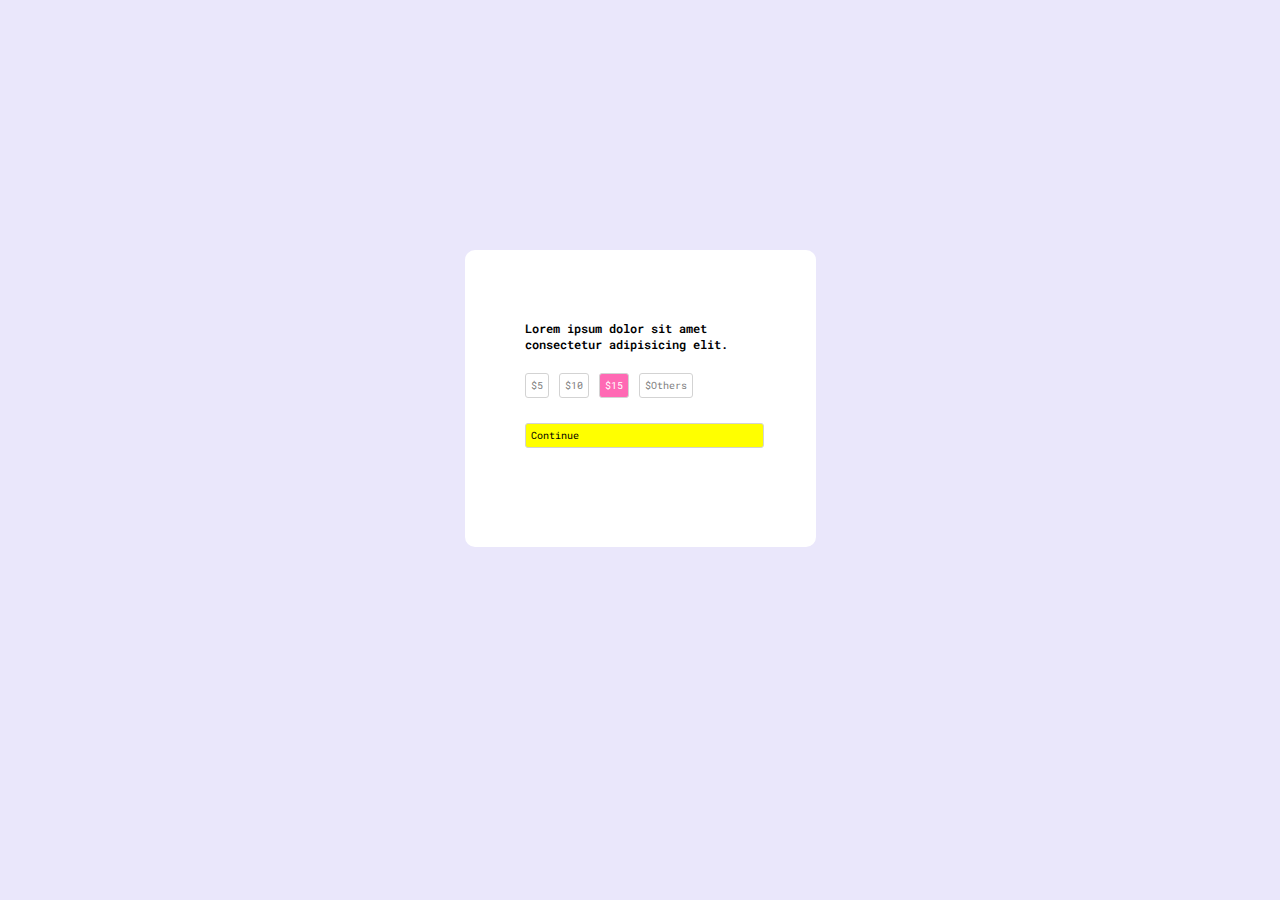
<file: CLASE6/index.html>
<!DOCTYPE html>
<html lang="en">
<head>
    <meta charset="UTF-8">
    <meta http-equiv="X-UA-Compatible" content="IE=edge">
    <meta name="viewport" content="width=device-width, initial-scale=1.0">
    <title>Document</title>
    <link rel="stylesheet" href="estilos.css">
    <link rel="preconnect" href="https://fonts.gstatic.com">
    <link href="https://fonts.googleapis.com/css2?family=Roboto+Mono&display=swap" rel="stylesheet">
</head>

<body>
    <div class="container">
        <div class="card">
            <p>Lorem ipsum dolor sit amet consectetur adipisicing elit.</p>
            <div class="button">$5</div>
            <div class="button">$10</div>
            <div class="button button-fondo">$15</div>
            <div class="button">$Others</div>
            <div class="button button-continue">Continue</div>
        </div>  
    </div>
</body>
</html>
</file>
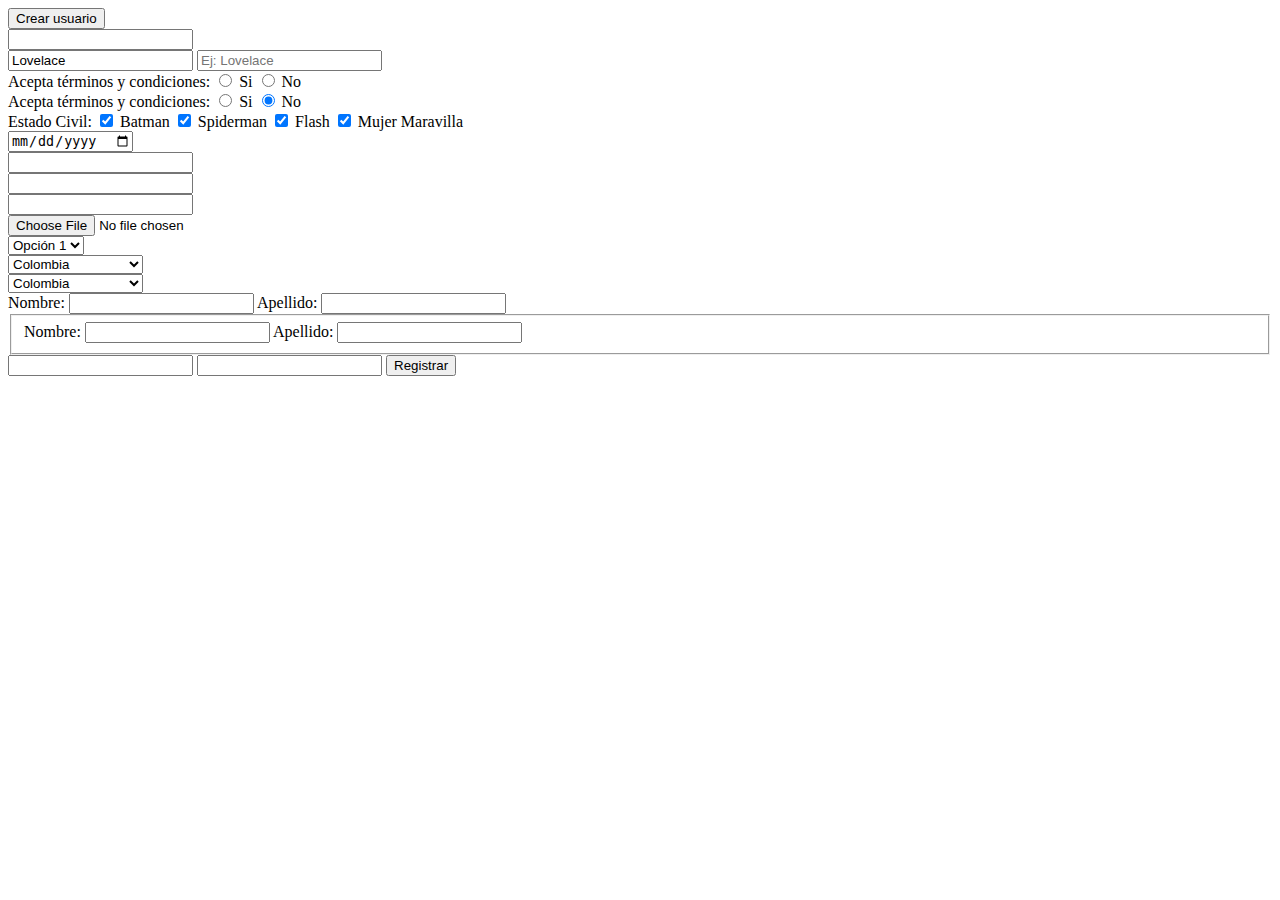
<file: ejemplosformularios.html>
<!DOCTYPE html>
<html lang="en">
<head>
    <meta charset="UTF-8">
    <meta http-equiv="X-UA-Compatible" content="IE=edge">
    <meta name="viewport" content="width=device-width, initial-scale=1.0">
    <title>Document</title>
</head>
<body>
    <form>
        <input type="submit" value="Crear usuario" />
      </form>

      <form>
        <input type="password" name="password" />
      </form>
      <input type="text" name="apellido" value="Lovelace" />
      <input type="text" name="apellido" placeholder="Ej: Lovelace" />
      <form>
        Acepta términos y condiciones:
        <input type="radio" name="terminos" value="1" /> Si
        <input type="radio" name="terminos" value="2" /> No
      </form>
      <form>
        Acepta términos y condiciones:
        <input type="radio" name="terminos" value="1" /> Si
        <input type="radio" name="terminos" value="2" checked="checked" /> No
      </form>
      <form>
        Estado Civil:
        <input type="checkbox" name="superheroe" value="batman" checked="checked" /> Batman
        <input type="checkbox" name="superheroe" value="superman" checked="checked" /> Spiderman
        <input type="checkbox" name="superheroe" value="flash" checked="checked" /> Flash
        <input type="checkbox" name="superheroe" value="mujer maravilla" checked="checked" /> Mujer Maravilla
      </form>

      <form>
        <input type="hidden" name="id-de-producto" value="20" />
      </form>
      <form>
        <input type="date" name="fechadenacimiento" />
      </form>
      <form>
        <input type="email" name="email" />
      </form>

      <form>
        <input type="url" name="sitiopersonal" />
      </form>

      <form>
        <input type="search" name="busqueda" />
      </form>

      <form action="archivo.php" method="post" enctype="multipart/form-data">
        <input type="file" name="archivo" />
      </form>

      <form>
        <select name="opciones">
          <option>Opción 1</option>
          <option>Opción 2</option>
        </select>
      </form>

      <form>
        <select name="paises">
          <option value="">Seleccione un país</option>
          <option value="arg">Argentina</option>
          <option value="bra">Brasil</option>
          <option value="chl">Chile</option>
          <option value="col" selected="selected">Colombia</option>
          <option value="ven">Venezuela</option>
        </select>
      </form>

      <form>
        <select name="paises">
          <option value="">Seleccione un país</option>
          <option value="arg">Argentina</option>
          <option value="bra">Brasil</option>
          <option value="chl">Chile</option>
          <option value="col" selected="selected">Colombia</option>
          <option value="ven">Venezuela</option>
        </select>
      </form>

      <form>
        <label>Nombre:</label>
        <input type="text" name="nombre" />
        <label>Apellido:</label>
        <input type="text" name="apellido" />
      </form>

      <form>
        <fieldset>
          <label for="idnombre">Nombre:</label>
          <input type="text" name="nombre" id="idnombre" />
          <label for="idapellido">Apellido:</label>
          <input type="text" name="apellido" id="idapellido" />
        </fieldset>
      </form>

      <form>
        <input type="text" name="nombre" required />
        <input type="text" name="nombre" required="required" />
        <input type="submit" value="Registrar" />
      </form>
</body>
</html>
</file>
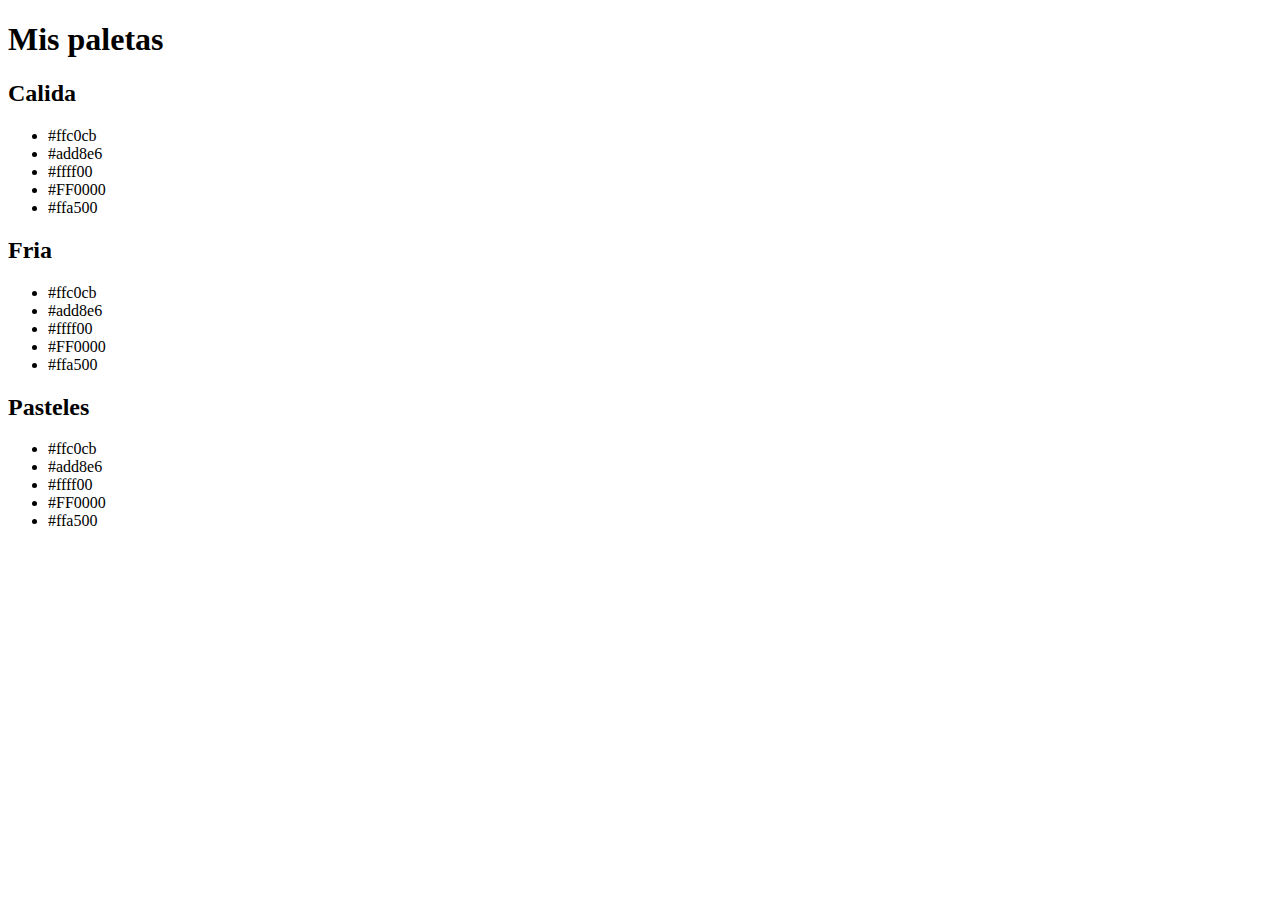
<file: CLASE 4/clase4.html>
<!DOCTYPE html>
<html lang="en">
<head>
    <meta charset="UTF-8">
    <meta http-equiv="X-UA-Compatible" content="IE=edge">
    <meta name="viewport" content="width=device-width, initial-scale=1.0">
    <title>Document</title>

    <link rel="preconnect" href="https://fonts.gstatic.com">
<link href="https://fonts.googleapis.com/css2?family=Montserrat&family=Poppins&display=swap" rel="stylesheet">
</head>
<body>
<h1>Mis paletas</h1>
<h2>Calida</h2>
<ul>
    <li class="rosa">#ffc0cb</li>
    <li class="celeste">#add8e6</li>
    <li class="amarillo">#ffff00</li>
    <li class="rojo">#FF0000</li>
    <li class="naranja">#ffa500</li>
</ul>
<h2>Fria</h2>
<ul>
    <li class="rosa1">#ffc0cb</li>
    <li class="celeste1">#add8e6</li>
    <li class="amarillo1">#ffff00</li>
    <li class="rojo1">#FF0000</li>
    <li class="naranja1">#ffa500</li>
</ul>
<h2>Pasteles</h2>
<ul>
    <li class="rosa2">#ffc0cb</li>
    <li class="celeste2">#add8e6</li>
    <li class="amarillo2">#ffff00</li>
    <li class="rojo2">#FF0000</li>
    <li class="naranja2">#ffa500</li>
</ul>
</body>
</html>
</file>
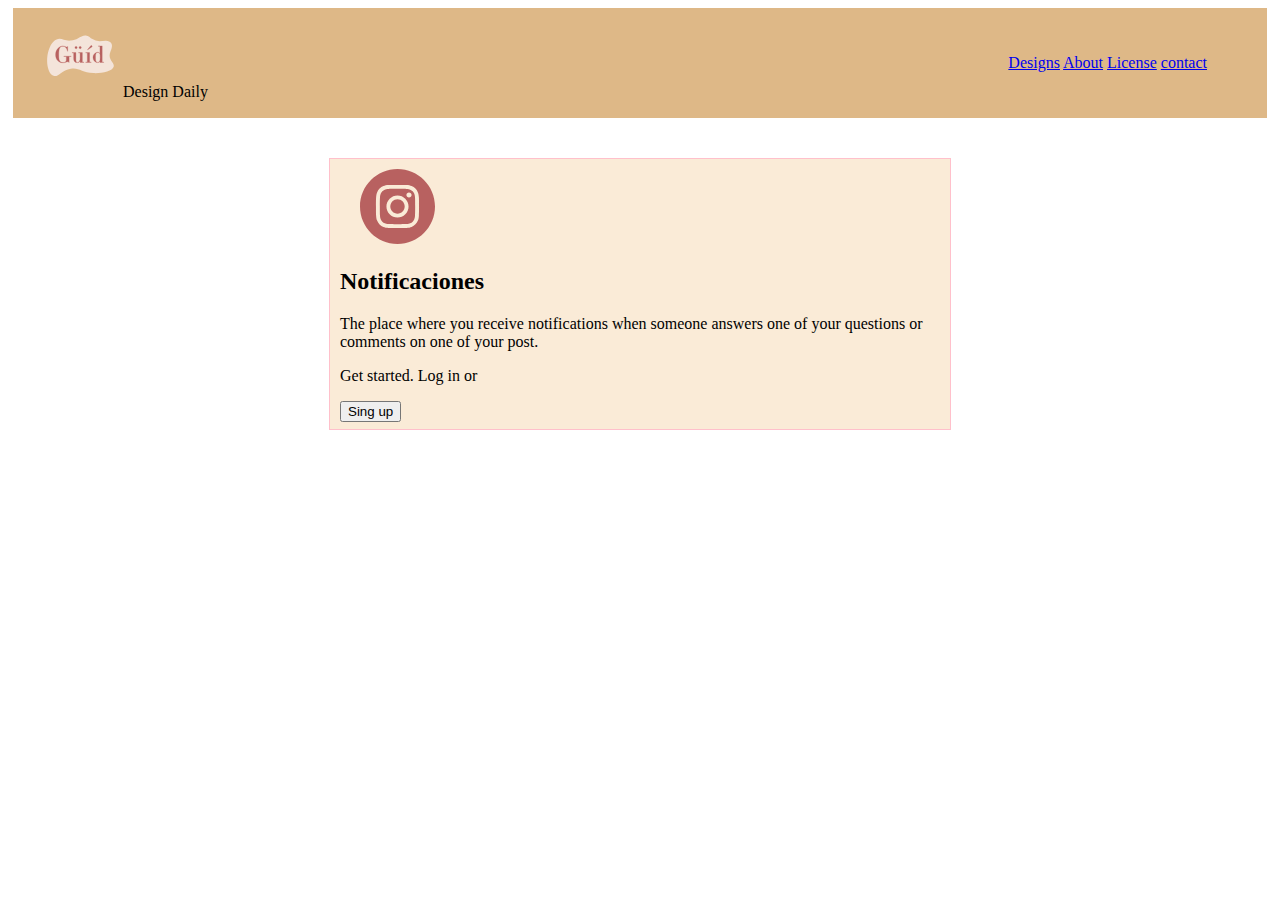
<file: CLASE 5/clase5.html>
<!DOCTYPE html>
<html lang="en">
<head>
    <meta charset="UTF-8">
    <meta http-equiv="X-UA-Compatible" content="IE=edge">
    <meta name="viewport" content="width=device-width, initial-scale=1.0">
    <link href="styles.css" rel="stylesheet">
    <title>Bilevich Design</title>
 
</head>
<body>
    <main>
        <header>
            <img src="./assets/img/logo-01.svg" width="75%" height="75%" alt="logo"> <br>
            <span>Design Daily</span>

            <nav>
             <a href="designs">Designs</a>
            <a href="about">About</a>
            <a href="license">License</a>
            <a href="blog">contact</a>
             </nav>
        </header>
    <div>
        <img src="./assets/img/instagram.svg" width="75%" height="75%" alt="ig">
        <h2>Notificaciones</h2>
        <p>The place where you receive notifications when someone answers one of your questions or comments on one of your post.</p>
        <p>Get started. Log in or </p>
        <button>Sing up</button>
    </div>
</main>

</body>
</html>
</file>
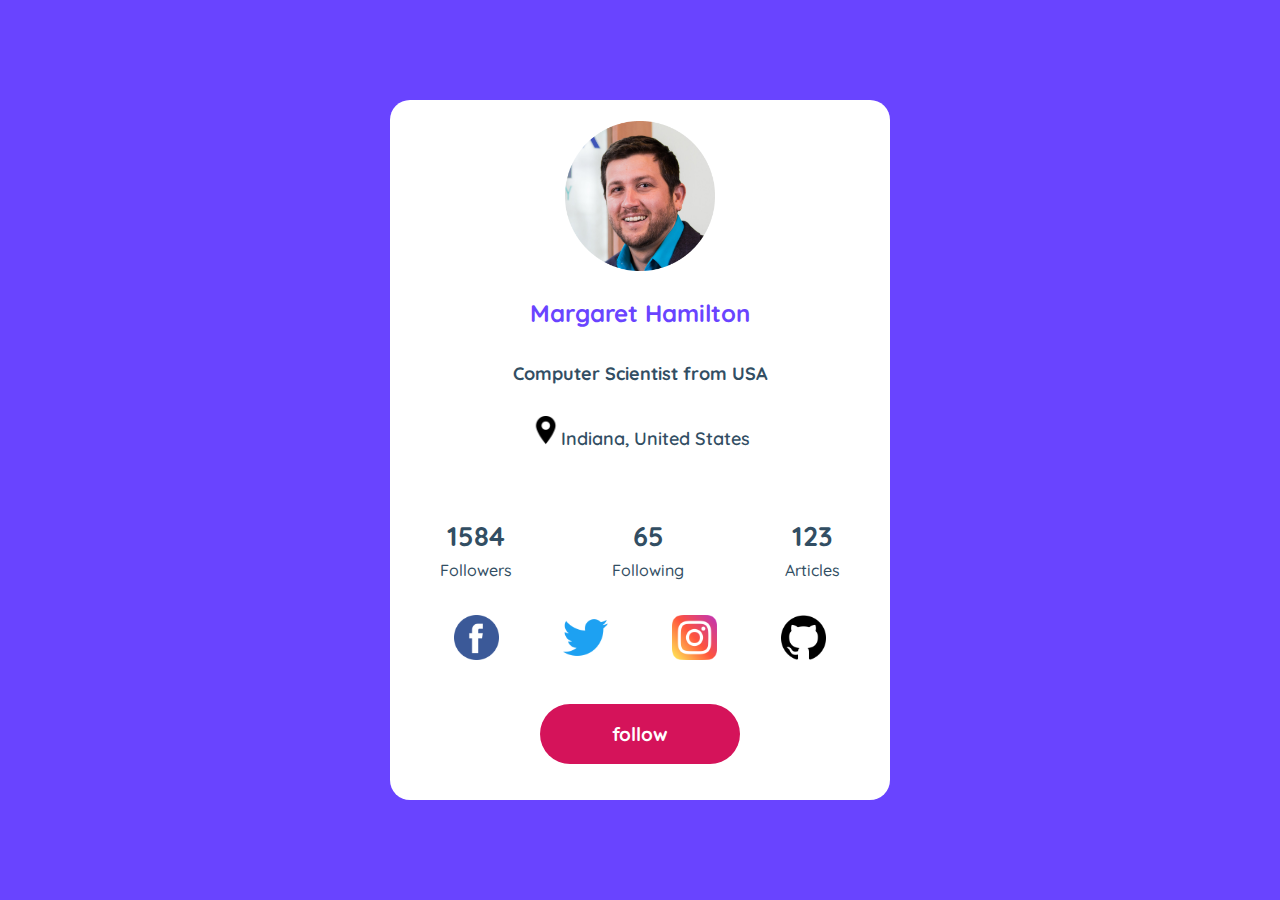
<file: CLASE FLEXBOX/cardusuario.html>
<!DOCTYPE html>
<html lang="en">
<head>
    <meta charset="UTF-8">
    <meta http-equiv="X-UA-Compatible" content="IE=edge">
    <meta name="viewport" content="width=device-width, initial-scale=1.0">
    <title>Card Usuario</title>
    <link rel="stylesheet" href="estiloscard.css">
    <style>
        @import url('https://fonts.googleapis.com/css2?family=Quicksand&display=swap');
        </style>
</head>
<body>
<main>  
    <div class="card">
        <div class="cardheader">
            <figure>
                <img src="./img/fotoperfil.png" alt="fotousuario">
            </figure>
            <div class="datapersonal">
            <div class="name">
                <h1><strong>Margaret Hamilton</strong></h1>
            </div>
           <div class="rol">
            <h3>Computer Scientist from <strong>USA</strong></h3>
           </div>
           <div class="direction">
             <img class="img2" src="./img/placeholder.png" alt="map">
            <h4>Indiana, United States</h4>
           </div>
        </div> 
        </div>

        <div class="datacard">
            <div class="profilecard1">
                <div class="number">1584</div>
                <div class="follow">Followers</div>
            </div>
            <div class="profilecard1">
                <div class="number">65</div>
                <div class="follow">Following</div>
            </div>
            <div class="profilecard1">
                <div class="number">123</div>
                <div class="follow">Articles</div>
            </div>

        </div>

        <div class="redes">
            <a href="http://www.facebook.com/" class="" target="_blank">
            <img src="./img/facebook.png" class="iconos" alt="_blank"></a>
            <a href="http://www.twitter.com/" class="" target="_blank">
                <img src="./img/twitter.png" class="iconos" alt="_blank"></a>
            <a href="http://www.instagram.com/" class="" target="_blank">
                <img src="./img/instagram.png" class="iconos" alt="_blank"></a>
          <a href="http://www.github.com/" class="" target="_blank">
                <img src="./img/github.png" class="iconos" alt="_blank"></a>
                
            </div>
        <div class="follow1">
            <button> follow </button>
        </div>




        
    </div>



</main>   
</body>
</html>
</file>
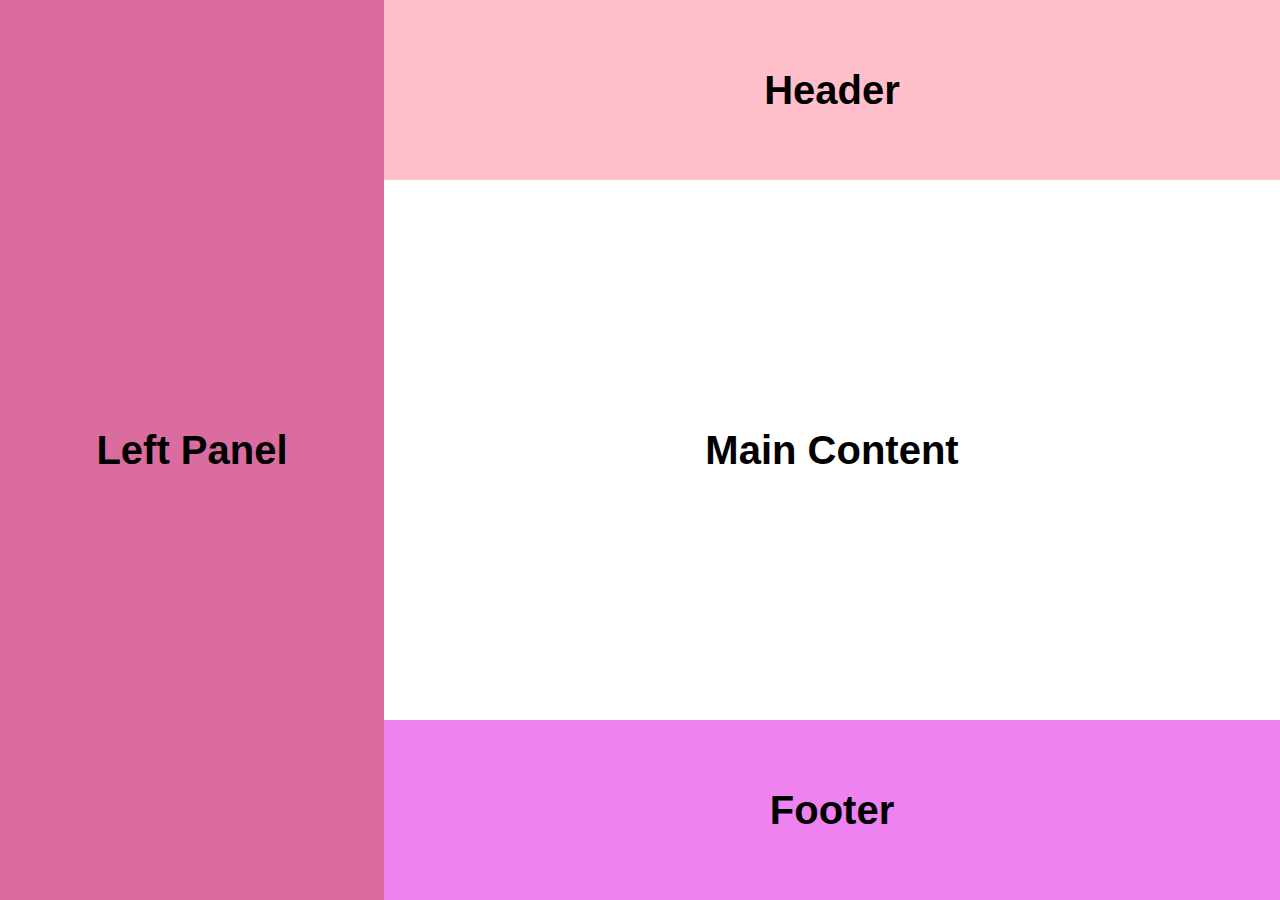
<file: CLASE FLEXBOX/flexbox2.html>
<!DOCTYPE html>
<html lang="en">
<head>
    <meta charset="UTF-8">
    <meta http-equiv="X-UA-Compatible" content="IE=edge">
    <meta name="viewport" content="width=device-width, initial-scale=1.0">
    <title>Document</title>
    <link rel="stylesheet" href="estilos2.css">
</head>

<body>
    <div class="container1">
        <section>
            <h1>Left Panel</h1>
        </section>
  </div>
 

   <div class="container2">
     <header>
        <h1>Header</h1>
    </header>
    <main>
     <h1>Main Content</h1>
    </main>
    <footer>
        <h1>Footer</h1>
    </footer>
</div>
</body>
</html>
</file>
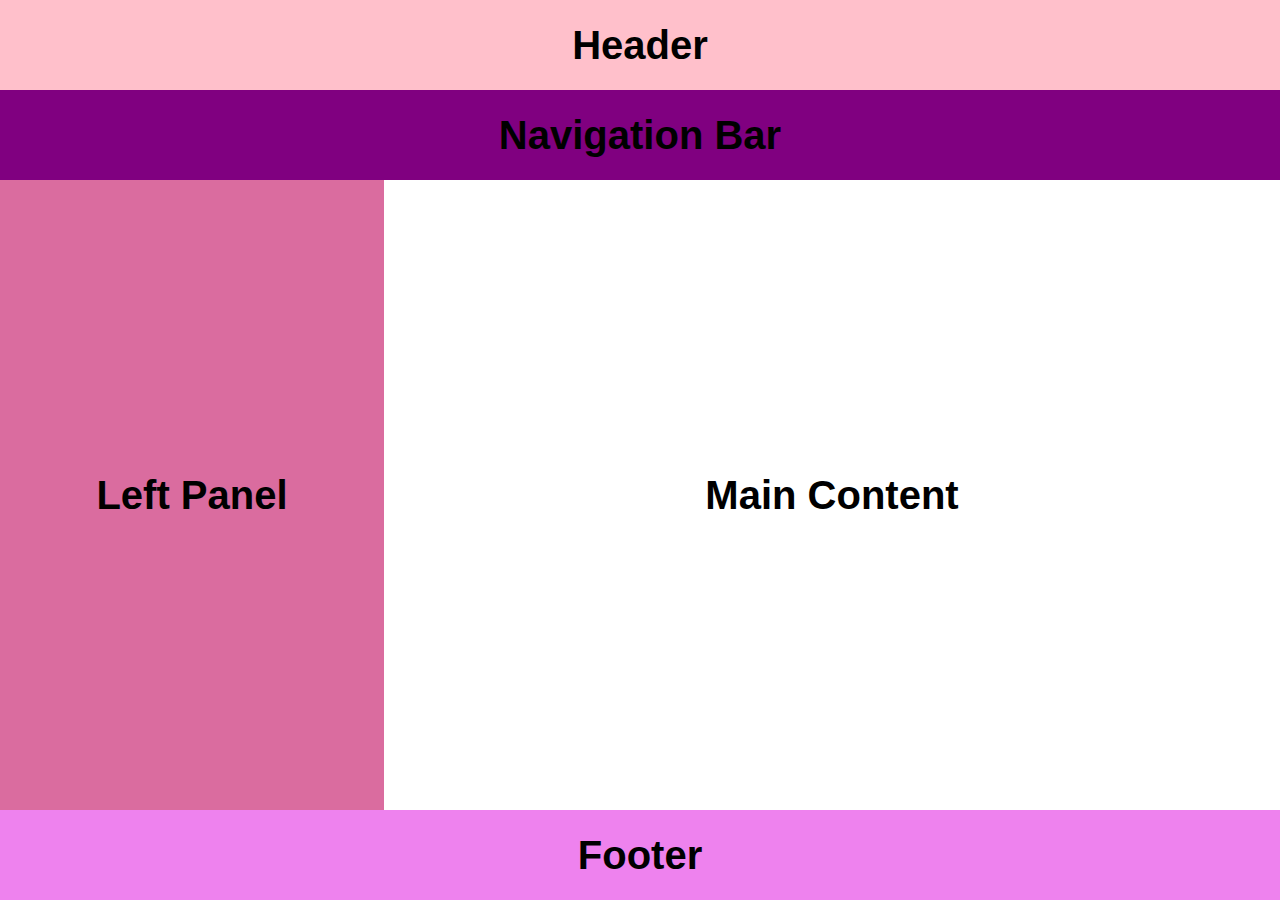
<file: CLASE FLEXBOX/flexbox3.html>
<!DOCTYPE html>
<html lang="en">
<head>
    <meta charset="UTF-8">
    <meta http-equiv="X-UA-Compatible" content="IE=edge">
    <meta name="viewport" content="width=device-width, initial-scale=1.0">
    <title>Document</title>
    <link rel="stylesheet" href="estilos3.css">
</head>

<body>
    <header>
        <h1>Header</h1>
    </header>
    <nav>
        <h1>Navigation Bar</h1>
    </nav>
    <div class="container1">
        <section>
            <h1>Left Panel</h1>
        </section>
  </div>
 <div class="container2">
    <main>
     <h1>Main Content</h1>
    </main>
</div>
<footer>
    <h1>Footer</h1>
</footer>
</body>
</html>
</file>
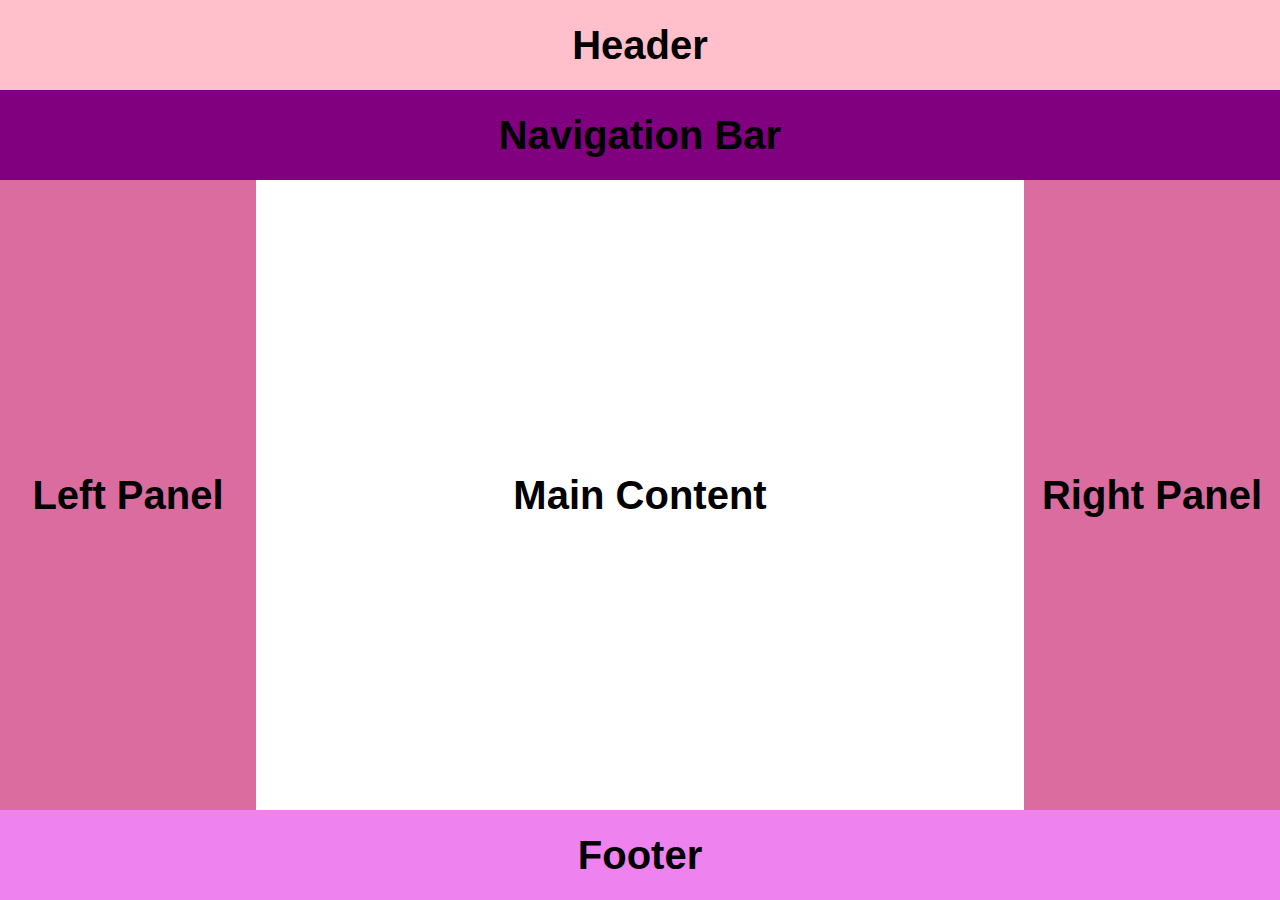
<file: CLASE FLEXBOX/flexbox4.html>
<!DOCTYPE html>
<html lang="en">
<head>
    <meta charset="UTF-8">
    <meta http-equiv="X-UA-Compatible" content="IE=edge">
    <meta name="viewport" content="width=device-width, initial-scale=1.0">
    <title>Document</title>
    <link rel="stylesheet" href="estilos4.css">
</head>

<body>
    <header>
        <h1>Header</h1>
    </header>
    <nav>
        <h1>Navigation Bar</h1>
    </nav>
    
    <div class="container1">
        <section>
            <h1>Left Panel</h1>
        </section>
  </div>
 <div class="container2">
    <main>
     <h1>Main Content</h1>
    </div>

    <div class="container3">
        <section>
            <h1>Right Panel</h1>
        </section>
</div>
</main>
<footer>
    <h1>Footer</h1>
</footer>
</body>
</html>
</file>
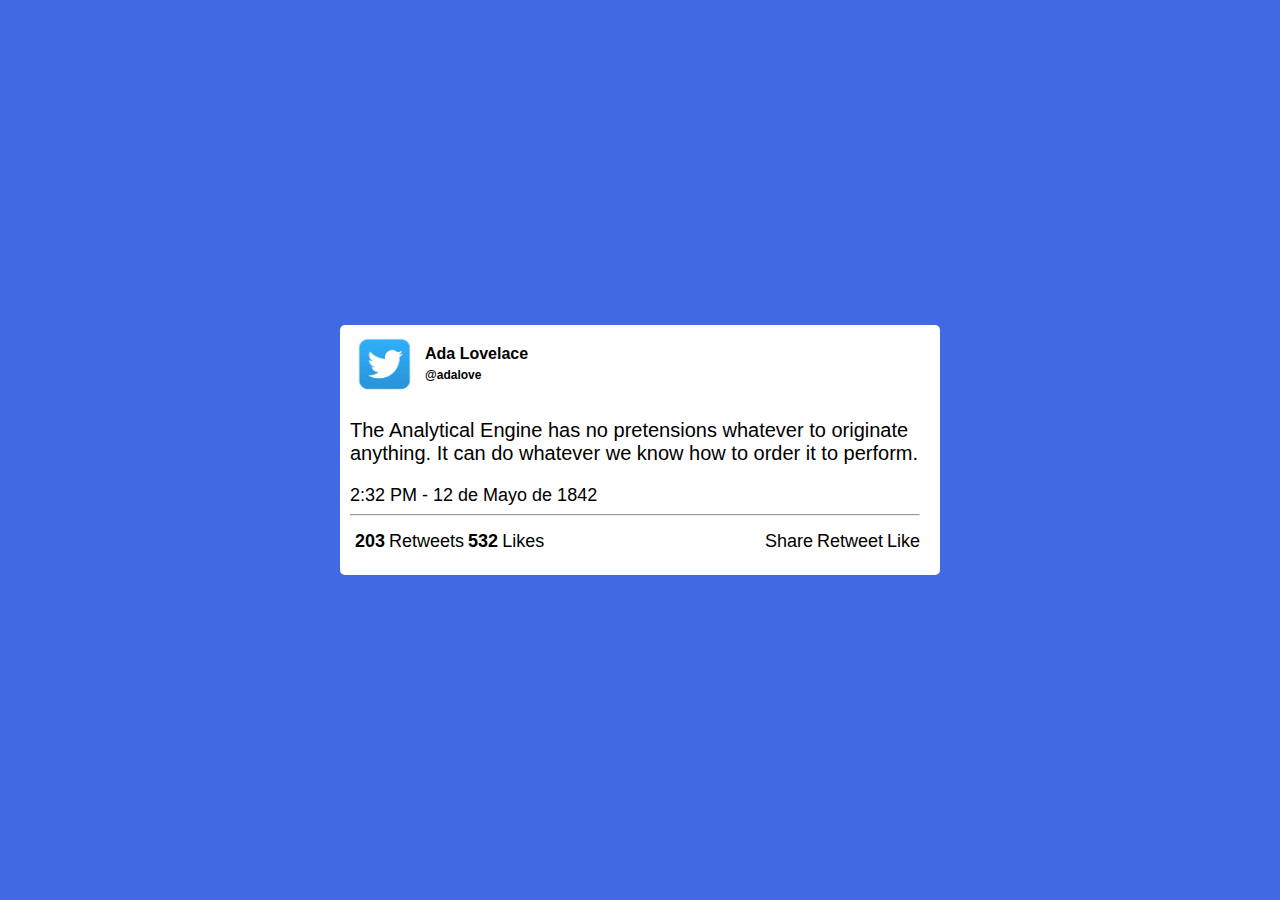
<file: CLASE FLEXBOX/tweet.html>
<!DOCTYPE html>
<html lang="en">
<head>
    <meta charset="UTF-8">
    <meta http-equiv="X-UA-Compatible" content="IE=edge">
    <meta name="viewport" content="width=device-width, initial-scale=1.0">
    <title>Card</title>
    <link rel="stylesheet" href="tweetestilo.css"></link>
</head>

<body>
<main>
<div class="cardcentral">
<div class="card">
    <div class="cardheader">
        <figure>
            <img src="./img/how-to-fix-blurry-header-and-profile-pictures-on-twitter.jpg" alt="perfil">
        </figure>
        <div class="textosencolumna">
            <h4>Ada Lovelace</h4>
            <h6>@adalove</h6>
        </div>
    </div>
    <div class="texto">
        <p>The Analytical Engine has no pretensions whatever to originate anything. It can do whatever we know how to order it to perform.</p>
        <time datetime="2:32 PM - 12 de Mayo de 1842">2:32 PM - 12 de Mayo de 1842</time> 
        <hr>
      </div>
      <div class="cajafinal">
      <div class="datos">
          <span><strong>203</strong></span>
          <span>Retweets</span>
          <span><strong>532</strong></span>
          <span>Likes</span>
      </div>
      <div class="acciones">
          <span>Share</span>
          <span>Retweet</span>
          <span>Like</span>
      </div>
    </div>
</div>
</div>    
</main>
</body>
</html>
</file>
<file: CLASE6/estilos.css>
* {
    margin: 0;
    padding: 0;
    box-sizing: border-box;
    font-family: 'Roboto Mono', monospace;
}

body {
    background-color:#eae7fb;
}

.card {
    background-color: white;
    width: 351px;
    height: 297px;
    padding: 70px 52px 52px 60px;
    border-radius: 10px;
    margin-top: 250px;
    margin-right: auto;
    margin-left: auto;
}

p {
    font-size: 12px;
    font-weight: 600;
    margin-bottom: 20px;
}
.button {
    border: solid 1px lightgrey;
    display: inline-block;
    padding: 5px;
    color: grey;
    font-size: 10px;
    font-weight: 400;
    border-radius: 3px;
}

.button-fondo {
    background-color: hotpink;
    color: white;
}
.button-continue {
    background-color: yellow;
    color: black;
    width: 100%;
    margin-top: 25px;
}
</file>
<file: CLASE 5/styles.css>
main {
}

header {
    width: auto;
    height: 90px;
    padding: 10px;
    margin: 5px;
    margin-bottom: 40px;
    background-color: burlywood;
    display: flex
}
img {
    margin-left: 20px;
    width: 75px;
    height: 75px;

}

span {
    margin-top: 65px;
    margin-left: 5px;
    
}


div {
    width: 600px;
    height: 250px;
    border: 1px solid pink;
    padding: 10px;
    margin: 0 auto;
    background-color: antiquewhite;
    
}

nav {
    margin: auto;
    margin-right: 50px;
}
</file>
<file: CLASE FLEXBOX/estiloscard.css>
html, body {
    margin: 0;
    padding: 0;
    height: 100%;
}

main {
    display: flex;
    justify-content: center;
    align-items: center;
}

body {
    background-color:#6944FF ;
    display: flex;
    justify-content: center;
    align-items: center;
    flex-direction: column;
}

.card {
    width: 500px;
    height: 700px;
    background-color: white;
    border-radius: 20px;
    display: flex;
    justify-content: center;
    flex-direction: column;
    margin: 20px;
}

img {
    width: 150px;
    height: 150px;
}

figure {
    display: flex;
    justify-content: center;
    margin: 30px 0 10px 0;
}

.cardheader {
    display: flex;
    flex-direction: column;
    justify-content: flex-start;
}

.datapersonal {
    display: flex;
    flex-direction: column;
    justify-content: center;
    font-family: 'Quicksand', sans-serif;
}

h1 {
    color: #6944FF;
    font-size: 24px;
    font-weight: 700;
}

.name {
    display: flex;
    justify-content: center;
}

h3 {
    color: #324e63;
    font-size: 18px;

}
.rol {
    display: flex;
    justify-content: center;
}

.direction {
    display: flex;
    justify-content: center;
    flex-direction: row;
    flex-wrap: wrap;
    align-items: baseline;
}

.img2 {
    width: 30px;
    height: 30px;
}

h4 {
    color: #324e63;
    font-size: 18px;
    font-weight: 600;
}

.datacard {
    display: flex;
    justify-content: space-around;
    align-items: center;
    margin-top: 35px;
}
.profilecard1 {
    padding:  10px 35px;
    display: flex;
    flex-direction: column;
    align-items: center;
}

.number {
    font-family: 'Quicksand', sans-serif;
    font-size: 27px;
    color: #324e63;
    font-weight: 700;
}

.follow {
    font-family: 'Quicksand', sans-serif;
    font-size:16px;
    color: #324e63;
    font-weight: 500;
    margin-top: 7px;
}

.redes {
    display: flex;
    flex-direction: row;
    justify-content: space-evenly;
    align-items: center;
    margin-top: 25px;
    margin-bottom: 25px;
}

.iconos {
    width: 45px;
    height: 45px;
}

.follow1 {
    display: flex;
    justify-content: center;
    align-items: center;
    margin-bottom: 30px;
}

button {
    width: 200px;
    height: 60px;
    border-radius: 40px;
    border: none;
    background-color: #d5135a;
    font-family: 'Quicksand', sans-serif;
    font-size: 19px;
    margin: 15px 35px;
    padding: 15px 40px;
    color: white;
    font-weight: 700;
}
</file>
<file: CLASE FLEXBOX/estilos2.css>
html, body {
    margin: 0;
    padding: 0;
    height: 100%;
}

body {
    display: flex;
}

header {
    width: 100%;
    height: 20%;
    background-color: pink;
    display: flex;
    justify-content: center;
    align-items: center;
}

h1 {
    font-family: 'Lucida Sans', 'Lucida Sans Regular', 'Lucida Grande', 'Lucida Sans Unicode', Geneva, Verdana, sans-serif;
    font-size: 40px;
}
main {
    width: 100%;
    height: 60%;
    background-color:white;
    display: flex;
    justify-content: center;
    align-items: center;
}
footer {
    width: 100%;
    height: 20%;
    background-color: violet;
    display: flex;
    justify-content: center;
    align-items: center;
}

section {
    width: 100%;
    height: 100%;
    background-color:rgb(218, 108, 159);
    display: flex;
    justify-content: center;
    align-items: center;
}

.container1 {
    width: 30%;
    height: 100%;
    display: flex;
    flex-direction: column;
}

.container2 {
    width: 70%;
    height: 100%;
    display: flex;
    flex-direction: column;
}
</file>
<file: CLASE FLEXBOX/estilos3.css>
html, body {
    margin: 0;
    padding: 0;
    height: 100%;
}

body {
    display: flex;
    flex-wrap: wrap;
}

header {
    width: 100%;
    height: 10%;
    background-color: pink;
    display: flex;
    justify-content: center;
    align-items: center;
}

h1 {
    font-family: 'Lucida Sans', 'Lucida Sans Regular', 'Lucida Grande', 'Lucida Sans Unicode', Geneva, Verdana, sans-serif;
    font-size: 40px;
}
main {
    background-color:white;
    display: flex;
    justify-content: center;
    align-items: center;
}
footer {
    width: 100%;
    height: 10%;
    background-color: violet;
    display: flex;
    justify-content: center;
    align-items: center;
}

section {
    width: 100%;
    height: 100%;
    background-color:rgb(218, 108, 159);
    display: flex;
    justify-content: center;
    align-items: center;
}

nav {
    width: 100%;
    height: 10%;
    background-color: purple;
    display: flex;
    justify-content: center;
    align-items: center;


}

.container1 {
    width: 30%;
    height: 70%;
    display: flex;
    flex-direction: row;
    justify-content: center;
}

.container2 {
    width: 70%;
    height: 70%;
    display: flex;
    flex-direction: row;
    justify-content: center;
}
</file>
<file: CLASE FLEXBOX/estilos4.css>
html, body {
    margin: 0;
    padding: 0;
    height: 100%;
}

body {
    display: flex;
    flex-wrap: wrap;
}

header {
    width: 100%;
    height: 10%;
    background-color: pink;
    display: flex;
    justify-content: center;
    align-items: center;
}

h1 {
    font-family: 'Lucida Sans', 'Lucida Sans Regular', 'Lucida Grande', 'Lucida Sans Unicode', Geneva, Verdana, sans-serif;
    font-size: 40px;
}
main {
    background-color:white;
    display: flex;
    justify-content: center;
    align-items: center;
}
footer {
    width: 100%;
    height: 10%;
    background-color: violet;
    display: flex;
    justify-content: center;
    align-items: center;
}

section {
    width: 100%;
    height: 100%;
    background-color:rgb(218, 108, 159);
    display: flex;
    justify-content: center;
    align-items: center;
}

nav {
    width: 100%;
    height: 10%;
    background-color: purple;
    display: flex;
    justify-content: center;
    align-items: center;


}

.container1 {
    width: 20%;
    height: 70%;
    display: flex;
    flex-direction: row;
    justify-content: center;
}

.container2 {
    width: 60%;
    height: 70%;
    display: flex;
    flex-direction: row;
    justify-content: center;
}

.container3 {
    width: 20%;
    height: 70%;
    display: flex;
    flex-direction: row;
    justify-content: center;
}
</file>
<file: CLASE FLEXBOX/tweetestilo.css>
html, body {
    margin: 0;
    padding: 0;
    height: 100%;
}

body {
    display: flex;
    flex-direction: column;
    background-color: royalblue;

}

main {
    height: 100%;
}

.cardcentral {
    height: 100%;
    display: flex;
    justify-content: center;
    align-items: center;
}

.cardheader {
    display: flex;
}

.card {
    width: 600px;
    height: 250px;
    background-color: white;
    border-radius: 5px;
    justify-content: center;
    align-items: center;

}

img {
    width: 80px;
    height: 60px;
}

figure {
    margin: 10px 0 0 5px;
}

h4 {
    font-family: Arial, Helvetica, sans-serif;
    font-size: 18 px;
    margin: 20px 0 0 0;
}
h6 {
    font-family: Arial, Helvetica, sans-serif;
    font-size: 12px;
    margin: 5px 0 0 0;
    font-style: bold;
}

p {
    font-family: Arial, Helvetica, sans-serif;
    font-size: 20px;
}

.textoscolumna {
    display: flex;
    flex-direction: column;
}
.texto {
    margin: 0 20px 0 10px;
}

.cajafinal {
    display: flex;
    flex-direction: row;
    justify-content: space-between;
    margin: 15px 20px 0 15px;
}

time {    
    font-family: Arial, Helvetica, sans-serif;
    font-size: 18px;

}

span {
    font-family: Arial, Helvetica, sans-serif;
    font-size: 18px;

}
</file>
